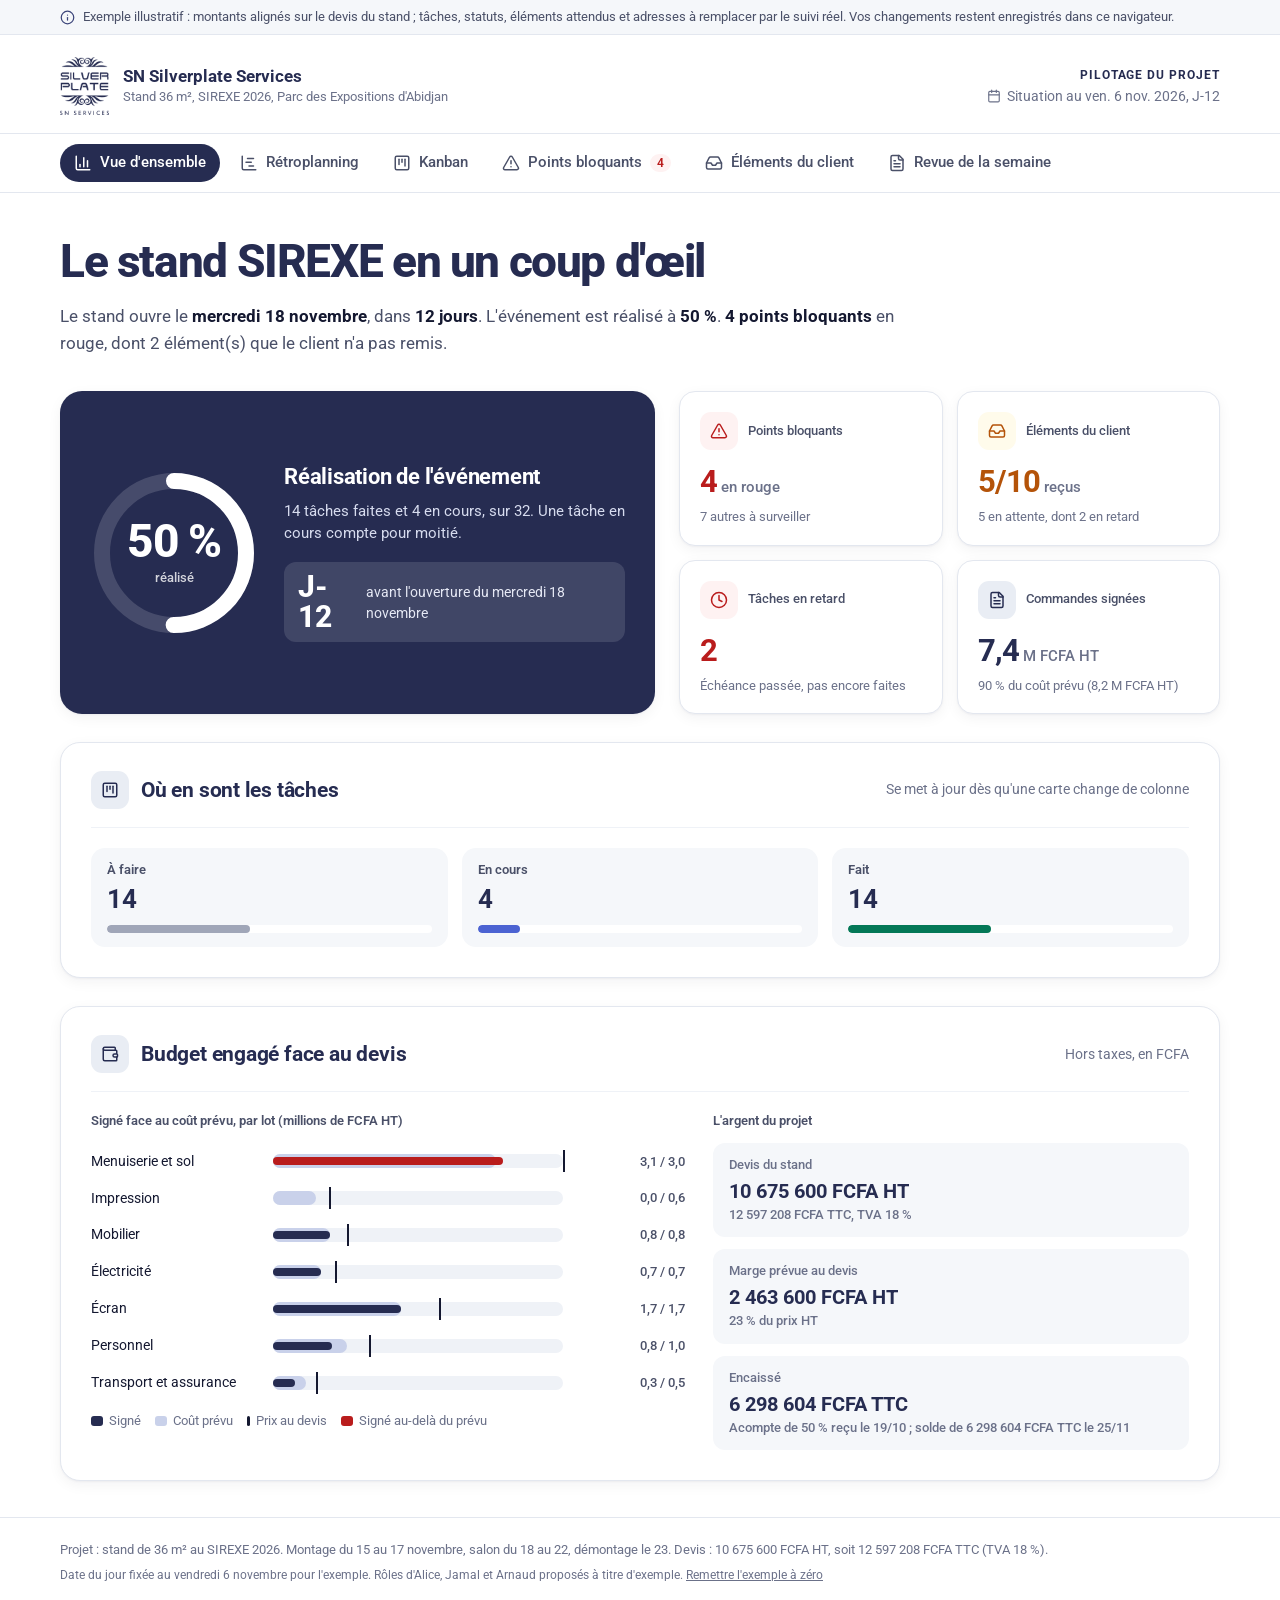
<file: index.html>
<!doctype html>
<html lang="fr">
<head>
<meta charset="utf-8">
<meta name="viewport" content="width=device-width,initial-scale=1,viewport-fit=cover">
<meta name="robots" content="noindex,nofollow">
<title>Stand SIREXE 2026, pilotage du projet, SN Silverplate Services</title>
<link rel="icon" href="assets/logo.png">
<link rel="stylesheet" href="assets/style.css?v=20261119a">
<link rel="stylesheet" href="pilotage/app.css?v=20261119a">
</head>
<body data-page="app">
<div class="note"><div class="wrap"><i class="ic" data-ic="info"></i><span>Exemple illustratif : montants alignés sur le devis du stand ; tâches, statuts, éléments attendus et adresses à remplacer par le suivi réel. Vos changements restent enregistrés dans ce navigateur.</span></div></div>
<header><div class="wrap mh">
  <div class="brand"><img class="logo" src="assets/logo.png" alt="SN Silverplate Services"><div><p class="bn">SN Silverplate Services</p><p class="bs">Stand 36 m², SIREXE 2026, Parc des Expositions d'Abidjan</p></div></div>
  <div class="mh-right"><p class="eyebrow">Pilotage du projet</p><p class="arrete"><i class="ic" data-ic="calendar"></i><span id="arrete"></span></p></div>
</div></header>
<nav class="navbar"><div class="wrap tabs" id="tabs">
  <a class="tb" data-v="apercu"><i class="ic" data-ic="chart-column"></i>Vue d'ensemble</a>
  <a class="tb" data-v="frise"><i class="ic" data-ic="gantt"></i>Rétroplanning</a>
  <a class="tb" data-v="kanban"><i class="ic" data-ic="square-kanban"></i>Kanban</a>
  <a class="tb" data-v="bloquants"><i class="ic" data-ic="triangle-alert"></i>Points bloquants <span class="pill retard" id="nb-bl" style="padding:3px 7px"></span></a>
  <a class="tb" data-v="client"><i class="ic" data-ic="inbox"></i>Éléments du client</a>
  <a href="revue.html"><i class="ic" data-ic="file-text"></i>Revue de la semaine</a>
</div></nav>
<main class="wrap">

<!-- vue d'ensemble -->
<section class="view" id="v-apercu">
  <section class="intro"><h1>Le stand SIREXE en un coup d'œil</h1><p class="sub1" id="phrase"></p></section>
  <div class="hero">
    <div class="big">
      <div class="ring"><svg viewBox="0 0 168 168"><circle cx="84" cy="84" r="72" fill="none" stroke="rgba(255,255,255,.15)" stroke-width="16"/><circle id="ring" cx="84" cy="84" r="72" fill="none" stroke="#fff" stroke-width="16" stroke-linecap="round" stroke-dasharray="452.4" stroke-dashoffset="452.4" style="transition:stroke-dashoffset .6s"/></svg><div class="n"><b id="pct">0 %</b><span>réalisé</span></div></div>
      <div><h2>Réalisation de l'événement</h2><p id="pct-txt"></p><p class="jm"><b id="jm"></b><span>avant l'ouverture du mercredi 18 novembre</span></p></div>
    </div>
    <div class="mini" id="mini"></div>
  </div>
  <section class="block">
    <div class="bh"><span class="bx"><i class="ic" data-ic="square-kanban"></i></span><h2>Où en sont les tâches</h2><p class="hint">Se met à jour dès qu'une carte change de colonne</p></div>
    <div class="cols3" id="cols3"></div>
  </section>
  <section class="block">
    <div class="bh"><span class="bx"><i class="ic" data-ic="wallet"></i></span><h2>Budget engagé face au devis</h2><p class="hint">Hors taxes, en FCFA</p></div>
    <div class="grid2">
      <div><p class="cap">Signé face au coût prévu, par lot (millions de FCFA HT)</p><div class="budget lotsb" id="budget"></div></div>
      <div><p class="cap">L'argent du projet</p><div class="money" id="money" style="grid-template-columns:minmax(0,1fr);margin-top:0"></div></div>
    </div>
  </section>
</section>

<!-- frise -->
<section class="view" id="v-frise">
  <section class="intro"><h1>Rétroplanning</h1><p class="sub1">De J-60 au bilan du 25 novembre. Chaque point est une tâche, chaque losange un jalon. <b>Rouge</b> : échéance passée, pas encore faite.</p></section>
  <section class="block" style="margin-top:0">
    <div class="gantt-wrap"><div class="gantt" id="gantt"></div></div>
    <div class="g-leg"><span><i style="background:#7FB8A4"></i>Fait</span><span><i style="background:#4C63D2"></i>En cours</span><span><i style="background:#B7BFD6"></i>À faire</span><span><i style="background:#B91C1C"></i>En retard</span></div>
    <div class="jal" id="jal"></div>
  </section>
</section>

<!-- kanban -->
<section class="view" id="v-kanban">
  <section class="intro"><h1>Kanban</h1><p class="sub1">Faites glisser une carte par sa poignée, ou utilisez les flèches. Le pourcentage de réalisation se recalcule aussitôt : <b id="kb-pct"></b>.</p></section>
  <div class="toolbar">
    <span class="selp" id="kb-who"></span><span class="sp"></span>
    <button class="btn" data-reset><i class="ic" data-ic="rotate-ccw"></i>Remettre l'exemple à zéro</button>
    <button class="btn" id="kb-add"><i class="ic" data-ic="plus"></i>Ajouter une tâche</button>
  </div>
  <form class="addf" id="addf">
    <input class="in t" id="af-t" placeholder="Nouvelle tâche, par exemple : Récupérer les badges" required>
    <select class="in" id="af-q"><option value="J">Jamal</option><option value="A">Alice</option><option value="R">Arnaud</option></select>
    <input class="in" id="af-d" type="date" value="2026-11-12">
    <button class="btn pri" type="submit"><i class="ic" data-ic="check"></i>Ajouter</button>
  </form>
  <div class="kb" id="kb"></div>
</section>

<!-- bloquants -->
<section class="view" id="v-bloquants">
  <section class="intro"><h1>Points bloquants</h1><p class="sub1">Ce qui empêche d'avancer, alertes rouges en tête. Un élément du client non reçu se relance d'un clic.</p></section>
  <div class="bl-sum" id="bl-sum"></div>
  <div id="bl"></div>
</section>

<!-- éléments client -->
<section class="view" id="v-client">
  <section class="intro"><h1>Éléments attendus du client</h1><p class="sub1">Tout ce que l'exposant doit nous remettre. Cochez « Reçu » à réception ; sinon « Relancer » ouvre un e-mail prêt dans votre messagerie. <b>Rien ne part sans que vous cliquiez sur Envoyer.</b></p></section>
  <div class="cl-top">
    <div><label for="cl-def">Adresse e-mail du contact chez l'exposant</label>
      <div class="row"><input class="in" id="cl-def" type="email" placeholder="prenom.nom@exposant.ci" autocomplete="email"><button class="btn" id="cl-apply"><i class="ic" data-ic="mail"></i>Mettre pour tous les éléments sans adresse</button></div></div>
    <div class="stat"><b id="cl-stat"></b><span>éléments reçus</span></div>
  </div>
  <section class="block" style="margin-top:0;padding-top:12px;padding-bottom:12px"><div id="cl"></div></section>
</section>

</main>
<footer class="foot"><div class="wrap">
  <p>Projet : stand de 36 m² au SIREXE 2026. Montage du 15 au 17 novembre, salon du 18 au 22, démontage le 23. Devis : 10 675 600 FCFA HT, soit 12 597 208 FCFA TTC (TVA 18 %).</p>
  <p class="small">Date du jour fixée au vendredi 6 novembre pour l'exemple. Rôles d'Alice, Jamal et Arnaud proposés à titre d'exemple. <a href="#" id="reset" style="color:inherit">Remettre l'exemple à zéro</a></p>
</div></footer>
<div class="toast" id="toast"></div>
<script src="pilotage/data.js?v=20261119a"></script>
<script src="pilotage/app.js?v=20261119a"></script>
</body>
</html>
</file>
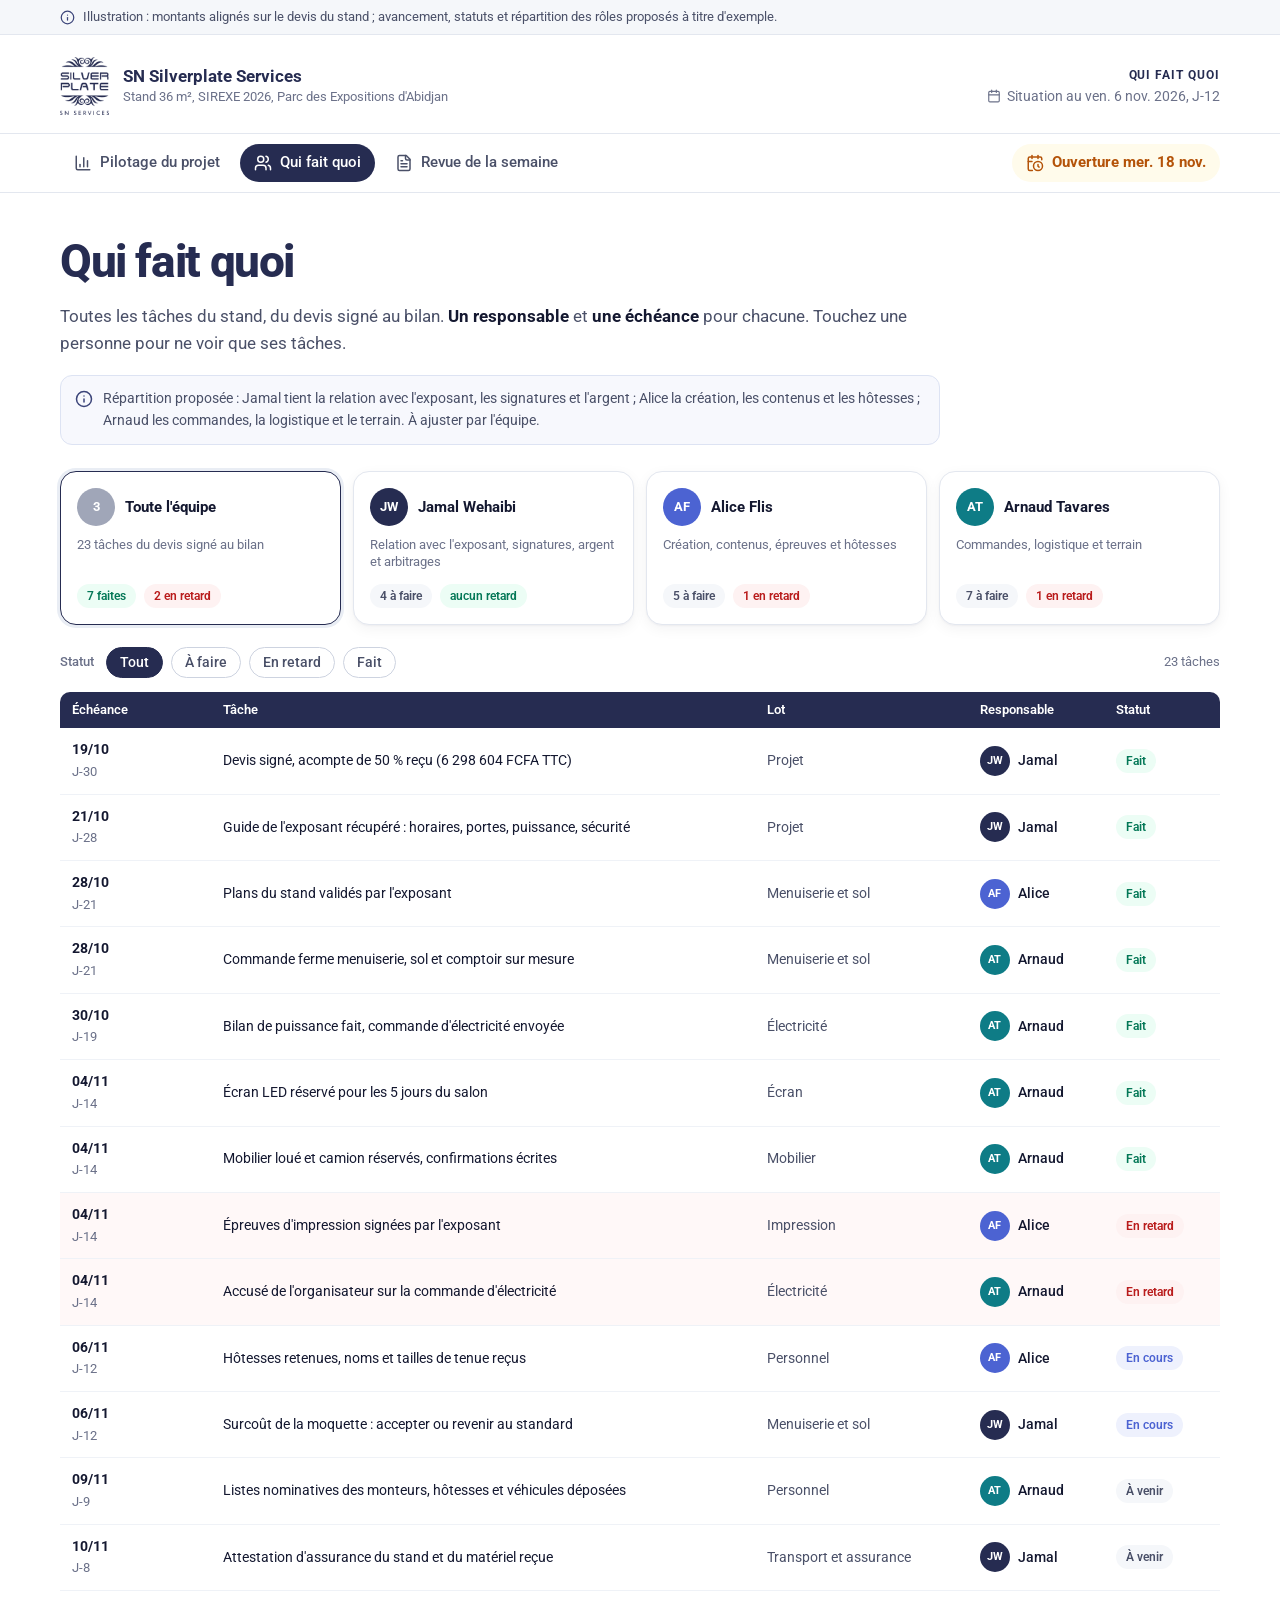
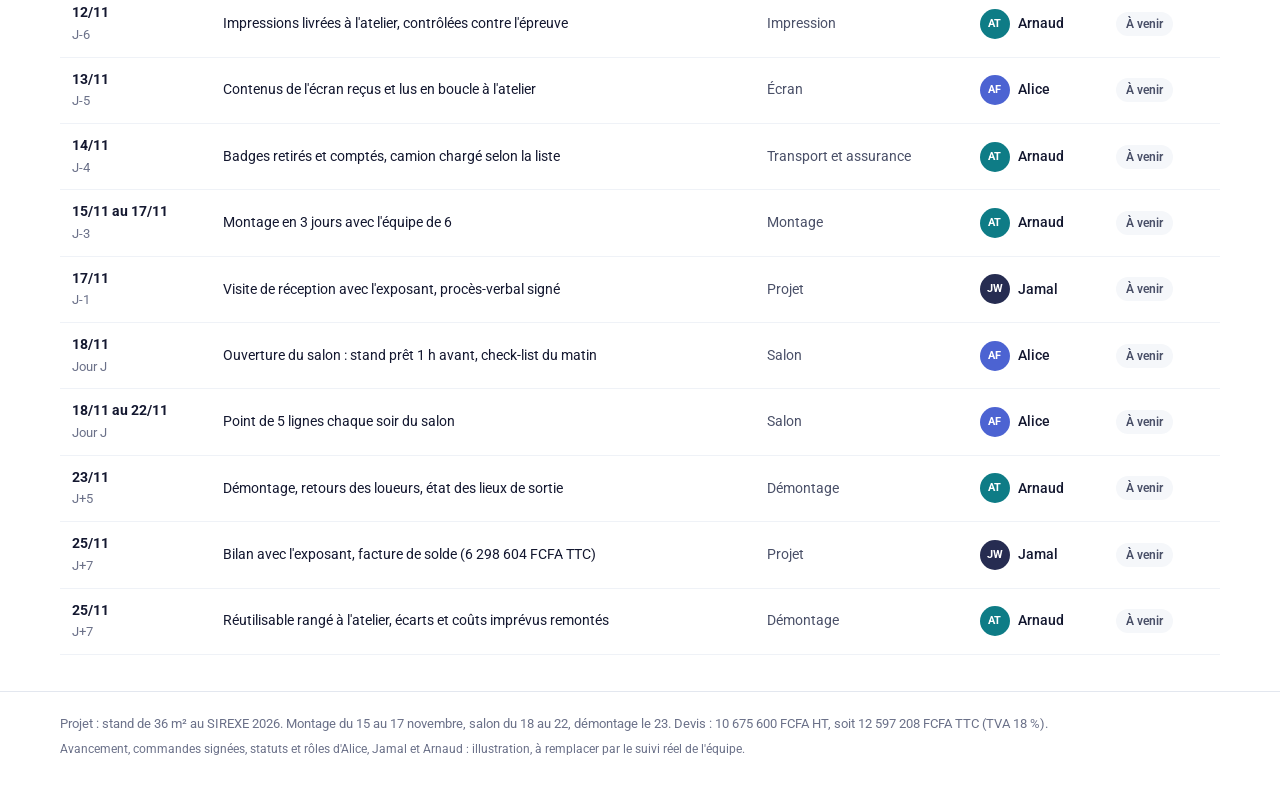
<file: qui-fait-quoi.html>
<!doctype html>
<html lang="fr">
<head>
<meta charset="utf-8">
<meta name="viewport" content="width=device-width,initial-scale=1,viewport-fit=cover">
<meta name="robots" content="noindex,nofollow">
<title>Stand SIREXE 2026, qui fait quoi, SN Silverplate Services</title>
<link rel="icon" href="assets/logo.png">
<link rel="stylesheet" href="assets/style.css?v=20261119a">
</head>
<body data-page="tracker">
<div class="note"><div class="wrap"><i class="ic" data-ic="info"></i><span>Illustration : montants alignés sur le devis du stand ; avancement, statuts et répartition des rôles proposés à titre d'exemple.</span></div></div>
<header><div class="wrap mh">
  <div class="brand"><img class="logo" src="assets/logo.png" alt="SN Silverplate Services"><div><p class="bn">SN Silverplate Services</p><p class="bs">Stand 36 m², SIREXE 2026, Parc des Expositions d'Abidjan</p></div></div>
  <div class="mh-right"><p class="eyebrow">Qui fait quoi</p><p class="arrete"><i class="ic" data-ic="calendar"></i><span id="arrete"></span></p></div>
</div></header>
<nav class="navbar"><div class="wrap tabs"><a href="index.html"><i class="ic" data-ic="chart-column"></i>Pilotage du projet</a><a href="qui-fait-quoi.html" class="on"><i class="ic" data-ic="users"></i>Qui fait quoi</a><a href="revue.html"><i class="ic" data-ic="file-text"></i>Revue de la semaine</a><a class="jj" href="index.html#frise"><i class="ic" data-ic="calendar-clock"></i>Ouverture mer. 18 nov.</a></div></nav>
<main class="wrap">
  <section class="intro">
    <h1>Qui fait quoi</h1>
    <p class="sub1">Toutes les tâches du stand, du devis signé au bilan. <b>Un responsable</b> et <b>une échéance</b> pour chacune. Touchez une personne pour ne voir que ses tâches.</p>
    <p class="how"><i class="ic" data-ic="info"></i><span>Répartition proposée : Jamal tient la relation avec l'exposant, les signatures et l'argent ; Alice la création, les contenus et les hôtesses ; Arnaud les commandes, la logistique et le terrain. À ajuster par l'équipe.</span></p>
  </section>
  <section class="people" id="people"></section>
  <div class="filt"><label>Statut</label>
    <button class="chipb" data-s="all">Tout</button><button class="chipb" data-s="open">À faire</button><button class="chipb" data-s="retard">En retard</button><button class="chipb" data-s="fait">Fait</button>
    <span class="count" id="count"></span></div>
  <div class="tbl-wrap tasks"><table class="tbl" id="t-tasks"></table></div>
  <div class="mcards" id="mcards"></div>
</main>
<footer class="foot"><div class="wrap">
  <p>Projet : stand de 36 m² au SIREXE 2026. Montage du 15 au 17 novembre, salon du 18 au 22, démontage le 23. Devis : 10 675 600 FCFA HT, soit 12 597 208 FCFA TTC (TVA 18 %).</p>
  <p class="small">Avancement, commandes signées, statuts et rôles d'Alice, Jamal et Arnaud : illustration, à remplacer par le suivi réel de l'équipe.</p>
</div></footer>
<script src="assets/data.js?v=20261119a"></script>
<script src="assets/app.js?v=20261119a"></script>
</body>
</html>
</file>
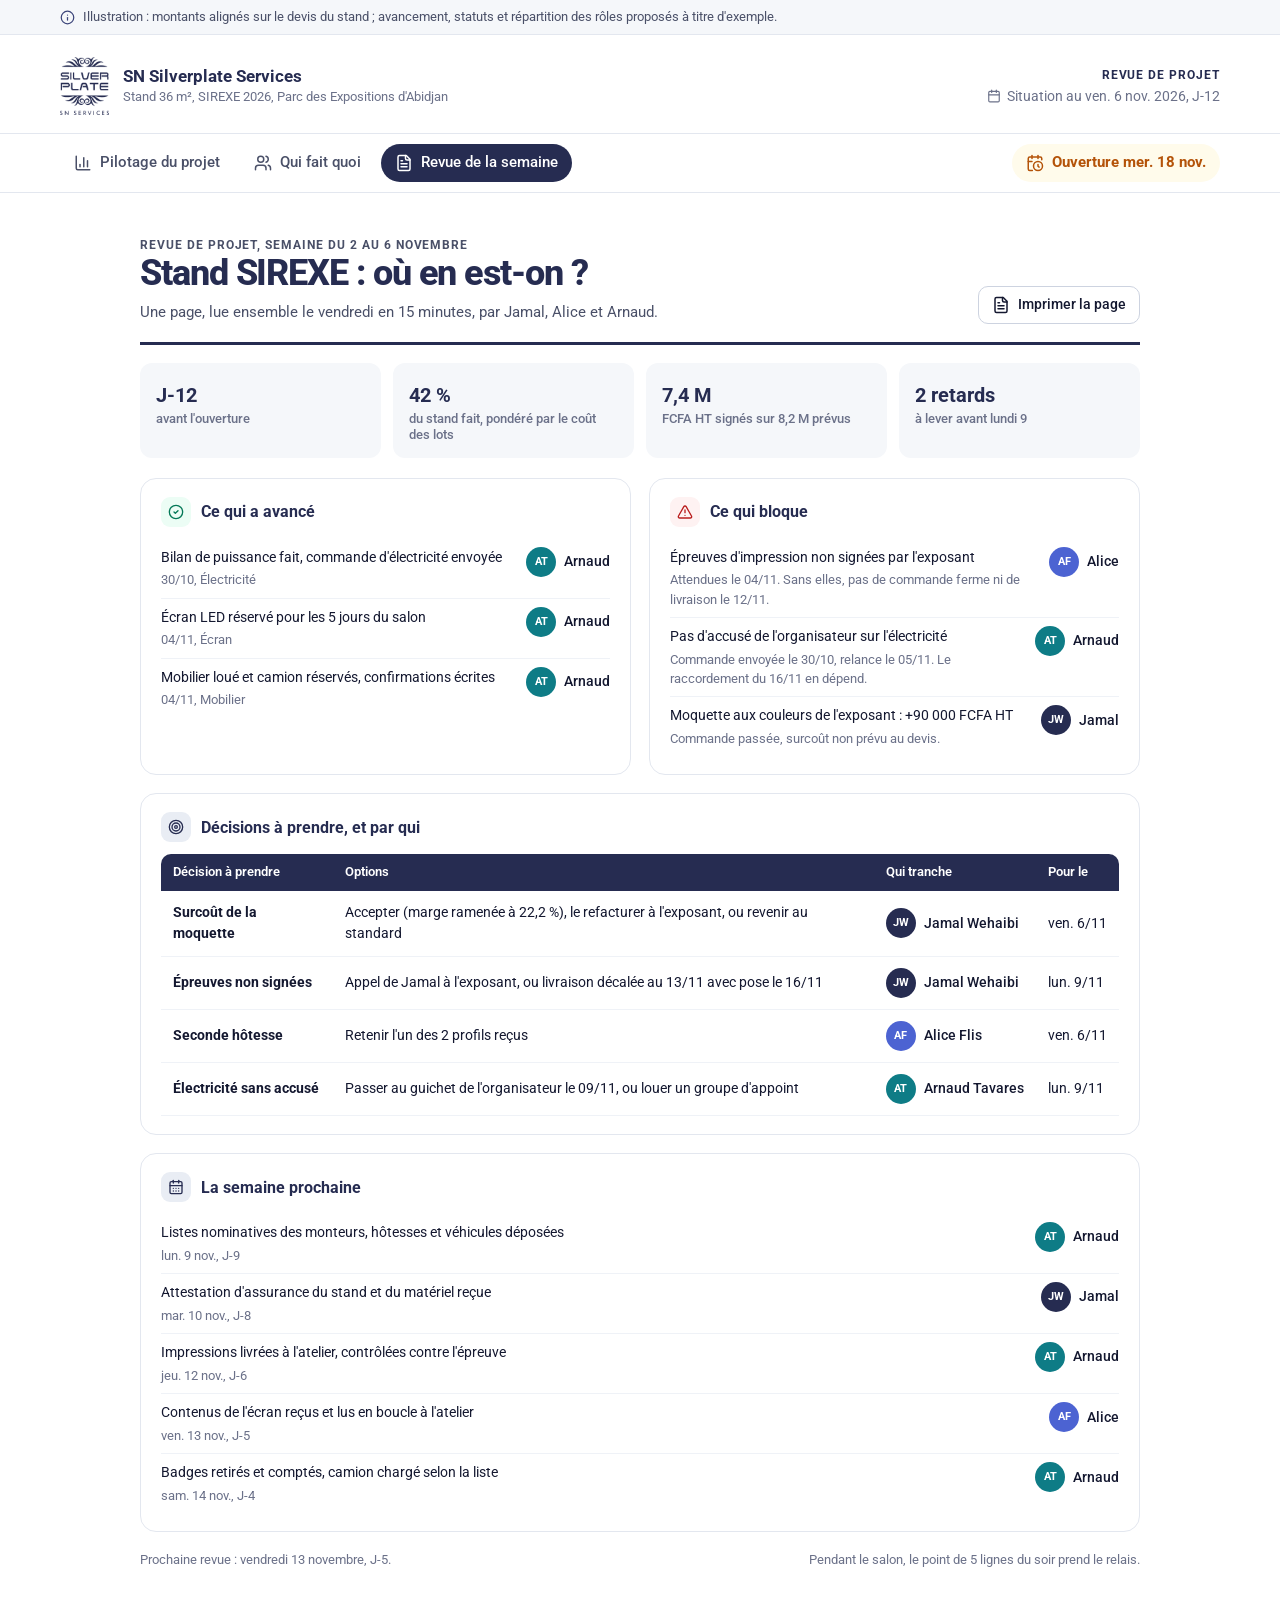
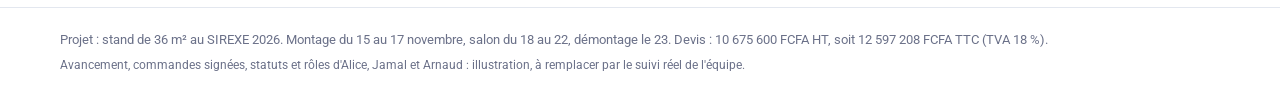
<file: revue.html>
<!doctype html>
<html lang="fr">
<head>
<meta charset="utf-8">
<meta name="viewport" content="width=device-width,initial-scale=1,viewport-fit=cover">
<meta name="robots" content="noindex,nofollow">
<title>Stand SIREXE 2026, revue de la semaine, SN Silverplate Services</title>
<link rel="icon" href="assets/logo.png">
<link rel="stylesheet" href="assets/style.css?v=20261119a">
</head>
<body data-page="revue">
<div class="note"><div class="wrap"><i class="ic" data-ic="info"></i><span>Illustration : montants alignés sur le devis du stand ; avancement, statuts et répartition des rôles proposés à titre d'exemple.</span></div></div>
<header><div class="wrap mh">
  <div class="brand"><img class="logo" src="assets/logo.png" alt="SN Silverplate Services"><div><p class="bn">SN Silverplate Services</p><p class="bs">Stand 36 m², SIREXE 2026, Parc des Expositions d'Abidjan</p></div></div>
  <div class="mh-right"><p class="eyebrow">Revue de projet</p><p class="arrete"><i class="ic" data-ic="calendar"></i><span id="arrete"></span></p></div>
</div></header>
<nav class="navbar"><div class="wrap tabs"><a href="index.html"><i class="ic" data-ic="chart-column"></i>Pilotage du projet</a><a href="qui-fait-quoi.html"><i class="ic" data-ic="users"></i>Qui fait quoi</a><a href="revue.html" class="on"><i class="ic" data-ic="file-text"></i>Revue de la semaine</a><a class="jj" href="index.html#frise"><i class="ic" data-ic="calendar-clock"></i>Ouverture mer. 18 nov.</a></div></nav>
<main class="wrap">
  <div class="sheet">
  <section class="rv-head">
    <div><p class="eyebrow">Revue de projet, semaine du 2 au 6 novembre</p><h1>Stand SIREXE : où en est-on ?</h1><p>Une page, lue ensemble le vendredi en 15 minutes, par Jamal, Alice et Arnaud.</p></div>
    <button class="print" id="print"><i class="ic" data-ic="file-text"></i>Imprimer la page</button>
  </section>
  <section class="rv3" id="rv-kpi"></section>
  <section class="rvgrid">
    <div class="card green"><h3><span class="bx"><i class="ic" data-ic="circle-check"></i></span>Ce qui a avancé</h3><ul id="rv-avance"></ul></div>
    <div class="card red"><h3><span class="bx"><i class="ic" data-ic="triangle-alert"></i></span>Ce qui bloque</h3><ul id="rv-bloque"></ul></div>
  </section>
  <section class="card" style="margin-top:18px"><h3><span class="bx"><i class="ic" data-ic="target"></i></span>Décisions à prendre, et par qui</h3><div class="tbl-wrap"><table class="tbl dec" id="rv-dec"></table></div></section>
  <section class="card" style="margin-top:18px"><h3><span class="bx"><i class="ic" data-ic="calendar-days"></i></span>La semaine prochaine</h3><ul id="rv-next"></ul></section>
  <p class="sign"><span>Prochaine revue : vendredi 13 novembre, J-5.</span><span>Pendant le salon, le point de 5 lignes du soir prend le relais.</span></p>
  </div>
</main>
<footer class="foot"><div class="wrap">
  <p>Projet : stand de 36 m² au SIREXE 2026. Montage du 15 au 17 novembre, salon du 18 au 22, démontage le 23. Devis : 10 675 600 FCFA HT, soit 12 597 208 FCFA TTC (TVA 18 %).</p>
  <p class="small">Avancement, commandes signées, statuts et rôles d'Alice, Jamal et Arnaud : illustration, à remplacer par le suivi réel de l'équipe.</p>
</div></footer>
<script src="assets/data.js?v=20261119a"></script>
<script src="assets/app.js?v=20261119a"></script>
</body>
</html>
</file>
<file: assets/style.css>
@font-face{font-family:"Roboto";src:url("Roboto.ttf") format("truetype");font-weight:100 900;font-display:swap}
:root{--bg:#FFFFFF;--soft:#F5F7FA;--tint:#E9EDF4;--ink:#141830;--ink2:#4A5068;--mute:#6B7189;--faint:#A0A6B8;--line:#E3E7EF;--line2:#EFF2F7;
--navy:#262C51;--navy2:#3B4479;--acc:#4C63D2;--teal:#0E7C86;--up:#047857;--upt:#ECFDF5;--down:#B91C1C;--downt:#FEF2F2;--warn:#B45309;--warnt:#FFFBEB;
--r:16px;--sh:0 1px 2px rgba(20,24,48,.04),0 4px 14px rgba(20,24,48,.05);--sans:"Roboto",system-ui,-apple-system,"Segoe UI",sans-serif}
*{box-sizing:border-box;margin:0;padding:0}
html{-webkit-text-size-adjust:100%;scroll-behavior:smooth;scroll-padding-top:120px}
body{background:var(--bg);color:var(--ink);font:400 15px/1.55 var(--sans);font-variant-numeric:tabular-nums;-webkit-font-smoothing:antialiased}
.wrap{max-width:1240px;margin:0 auto;padding:0 40px}
.ic{display:inline-block;flex:none;width:18px;height:18px;background:currentColor;-webkit-mask-position:center;mask-position:center;-webkit-mask-size:contain;mask-size:contain;-webkit-mask-repeat:no-repeat;mask-repeat:no-repeat;vertical-align:-3px}
.note{background:var(--soft);border-bottom:1px solid var(--line)}
.note .wrap{display:flex;align-items:center;gap:8px;font:400 12.5px/1.45 var(--sans);color:var(--ink2);padding-top:8px;padding-bottom:8px}
.note .ic{width:15px;height:15px;color:var(--navy2)}
.mh{display:flex;align-items:center;justify-content:space-between;padding-top:22px;padding-bottom:18px;gap:20px}
.brand{display:flex;align-items:center;gap:14px}
.logo{height:58px;width:auto;display:block}
.bn{font:700 17px/1.2 var(--sans);color:var(--navy)}
.bs{font:400 13px/1.3 var(--sans);color:var(--mute);margin-top:3px}
.mh-right{text-align:right}
.eyebrow{font:700 12px/1.4 var(--sans);letter-spacing:.08em;text-transform:uppercase;color:var(--navy)}
.arrete{font:400 13.5px/1.4 var(--sans);color:var(--mute);margin-top:3px;display:flex;align-items:center;gap:6px;justify-content:flex-end}
.arrete .ic{width:14px;height:14px}
.navbar{position:sticky;top:0;z-index:10;background:rgba(255,255,255,.94);backdrop-filter:blur(10px);-webkit-backdrop-filter:blur(10px);border-top:1px solid var(--line);border-bottom:1px solid var(--line)}
.tabs{display:flex;gap:6px;padding-top:10px;padding-bottom:10px;overflow-x:auto;scrollbar-width:none}
.tabs::-webkit-scrollbar{display:none}
.tabs a{display:inline-flex;align-items:center;gap:8px;white-space:nowrap;text-decoration:none;color:var(--ink2);font:500 14.5px/1 var(--sans);padding:10px 14px;border-radius:999px}
.tabs a:hover{background:var(--soft)}
.tabs a.on{background:var(--navy);color:#fff}
.tabs .jj{margin-left:auto;background:var(--warnt);color:var(--warn);font-weight:700}
main{padding-bottom:40px}
.intro{padding:44px 0 26px}
h1{font:800 clamp(30px,3.6vw,46px)/1.08 var(--sans);letter-spacing:-.03em;color:var(--navy)}
.sub1{font:400 17px/1.6 var(--sans);color:var(--ink2);margin-top:16px;max-width:880px}
.sub1 b{color:var(--ink);font-weight:700}
.how{display:flex;gap:10px;align-items:flex-start;background:#F7F8FD;border:1px solid #DDE3F3;border-radius:12px;padding:12px 14px;font-size:14px;color:var(--ink2);margin-top:18px;max-width:880px}
.how .ic{color:var(--navy2);margin-top:2px}
.kpis{display:grid;grid-template-columns:repeat(4,minmax(0,1fr));gap:16px}
.kpi{background:#fff;border:1px solid var(--line);border-radius:var(--r);box-shadow:var(--sh);padding:20px 20px 18px;min-width:0}
.kpi .h{display:flex;align-items:center;gap:10px}
.bx{width:38px;height:38px;border-radius:11px;background:var(--tint);color:var(--navy);display:flex;align-items:center;justify-content:center;flex:none}
.kpi .l{font:500 13px/1.3 var(--sans);color:var(--ink2)}
.kpi .v{font:700 clamp(26px,2.4vw,34px)/1.05 var(--sans);margin-top:16px;letter-spacing:-.025em;white-space:nowrap;color:var(--navy)}
.kpi .v small{font-size:.5em;font-weight:500;margin-left:4px;letter-spacing:0;color:var(--mute)}
.kpi .d{font:400 12.5px/1.45 var(--sans);color:var(--mute);margin-top:10px}
.bar{height:8px;border-radius:99px;background:var(--line2);overflow:hidden;margin-top:12px}
.bar i{display:block;height:100%;background:var(--navy);border-radius:99px}
.alerts{display:grid;grid-template-columns:repeat(4,minmax(0,1fr));gap:12px;margin-top:18px}
.al{display:grid;grid-template-columns:34px minmax(0,1fr);gap:0 12px;align-items:start;padding:14px 16px;border-radius:14px;border:1px solid #FECACA;background:var(--downt)}
.al .bx{width:34px;height:34px;border-radius:10px;background:#fff;color:var(--down)}
.al.warn{border-color:#FDE68A;background:var(--warnt)}.al.warn .bx{color:var(--warn)}
.al.ok{border-color:#A7F3D0;background:var(--upt)}.al.ok .bx{color:var(--up)}
.al p{font:400 14px/1.5 var(--sans)}.al p b{font-weight:700}
.al p span{display:block;color:var(--ink2);font-size:13px;margin-top:3px}
.block{background:#fff;border:1px solid var(--line);border-radius:20px;box-shadow:var(--sh);padding:28px 30px 30px;margin-top:28px}
.bh{display:flex;align-items:center;gap:12px;flex-wrap:wrap;padding-bottom:18px;margin-bottom:20px;border-bottom:1px solid var(--line2)}
h2{font:700 21px/1.25 var(--sans);color:var(--navy);letter-spacing:-.01em}
.hint{font:400 13.5px/1.4 var(--sans);color:var(--mute);margin-left:auto}
.lots{display:grid;grid-template-columns:minmax(0,1fr);gap:0}
.lot{display:grid;grid-template-columns:200px minmax(0,1fr) 150px 120px;gap:18px;align-items:center;padding:14px 0;border-bottom:1px solid var(--line2)}
.lot:last-child{border-bottom:0}
.lot .n{font:700 15px/1.3 var(--sans);color:var(--ink)}
.lot .n span{display:block;font:400 12.5px/1.4 var(--sans);color:var(--mute);margin-top:2px}
.lot .e{font-size:13.5px;color:var(--ink2)}
.lot .e b{color:var(--ink);font-weight:500}
.prog{display:flex;align-items:center;gap:10px}
.prog .bar{flex:1;margin-top:0}
.prog em{font:700 14px/1 var(--sans);font-style:normal;color:var(--navy);min-width:38px;text-align:right}
.pill{display:inline-flex;align-items:center;gap:6px;font:600 12px/1 var(--sans);padding:6px 10px;border-radius:999px;white-space:nowrap}
.pill.ok{background:var(--upt);color:var(--up)}.pill.vigilance{background:var(--warnt);color:var(--warn)}.pill.retard,.pill.surcout{background:var(--downt);color:var(--down)}
.pill.fait{background:var(--upt);color:var(--up)}.pill.cours{background:#EEF1FD;color:var(--acc)}.pill.avenir{background:var(--soft);color:var(--ink2)}
.who{display:inline-flex;align-items:center;gap:8px;font:500 13.5px/1 var(--sans);color:var(--ink)}
.av{width:30px;height:30px;border-radius:50%;color:#fff;font:700 11px/30px var(--sans);text-align:center;flex:none}
.grid2{display:grid;grid-template-columns:minmax(0,1.25fr) minmax(0,1fr);gap:28px}
.cap{font:600 13px/1.4 var(--sans);color:var(--ink2);margin-bottom:12px}
.budget .row{display:grid;grid-template-columns:150px minmax(0,1fr) 92px;gap:12px;align-items:center;padding:8px 0}
.budget .row .t{font-size:13.5px;color:var(--ink)}
.budget .track{position:relative;height:14px;border-radius:7px;background:var(--line2)}
.budget .track .b{position:absolute;left:0;top:0;bottom:0;border-radius:7px;background:#C9D1EA}
.budget .track .g{position:absolute;left:0;top:3px;bottom:3px;border-radius:5px;background:var(--navy)}
.budget .track .g.over{background:var(--down)}
.budget .track .tk{position:absolute;top:-4px;bottom:-4px;width:2px;background:var(--ink)}
.budget .row .m{font:500 13px/1 var(--sans);text-align:right;color:var(--ink2)}
.legend{display:flex;flex-wrap:wrap;gap:14px;font-size:12.5px;color:var(--mute);margin-top:10px}
.legend i{display:inline-block;width:12px;height:10px;border-radius:3px;margin-right:6px;vertical-align:-1px}
.tbl-wrap{overflow-x:auto}
.tbl{width:100%;border-collapse:collapse;font-size:14px}
.tbl th{background:var(--navy);color:#fff;font:600 12.5px/1.3 var(--sans);text-align:left;padding:10px 12px;white-space:nowrap}
.tbl th:first-child{border-radius:10px 0 0 0}.tbl th:last-child{border-radius:0 10px 0 0}
.tbl td{padding:11px 12px;border-bottom:1px solid var(--line2);vertical-align:middle}
.tbl td.n{text-align:right;white-space:nowrap}
.tbl tr.tot td{font-weight:700;background:var(--soft)}
.money{display:grid;grid-template-columns:repeat(3,minmax(0,1fr));gap:12px;margin-top:16px}
.mi{background:var(--soft);border-radius:12px;padding:14px 16px}
.mi .l{font:500 12.5px/1.3 var(--sans);color:var(--mute)}
.mi .v{font:700 20px/1.2 var(--sans);color:var(--navy);margin-top:6px}
.timeline{position:relative;margin-top:6px}
.tl-scale{display:grid;padding-bottom:14px;margin-bottom:6px;border-bottom:1px solid var(--line2);grid-template-columns:repeat(var(--days),minmax(0,1fr));font:500 11px/1 var(--sans);color:var(--faint);margin-bottom:8px}
.tl-scale .dy{display:flex;flex-direction:column;align-items:center;gap:6px}.tl-scale span{text-align:center;display:block;width:100%}.tl-scale b{display:flex;flex-direction:column;gap:3px;min-height:18px}.tl-scale b i{display:block;width:8px;height:8px;border-radius:50%;background:var(--navy2)}.tl-scale b i.r{background:var(--down)}
.tl-scale span.wk{color:var(--ink2);font-weight:700}
.tl-scale span.today{color:#fff;background:var(--navy);border-radius:4px;padding:3px 0}
.tl-scale span.jj{color:#fff;background:var(--warn);border-radius:4px;padding:3px 0}
.ech{display:grid;grid-template-columns:110px minmax(0,1fr) 140px 120px;gap:14px;align-items:center;padding:11px 0;border-bottom:1px solid var(--line2)}
.ech .dt{font:700 14px/1.2 var(--sans);color:var(--navy)}
.ech .dt span{display:block;font:500 12px/1.3 var(--sans);color:var(--mute);margin-top:2px}
.ech .tx{font-size:14px}
.ech .tx span{display:block;color:var(--mute);font-size:12.5px;margin-top:2px}
.foot{border-top:1px solid var(--line);margin-top:36px;padding:22px 0 30px;color:var(--mute);font-size:13px}
.foot .small{font-size:12px;margin-top:6px}
/* tracker */
.people{display:grid;grid-template-columns:repeat(4,minmax(0,1fr));gap:12px}
.pc{appearance:none;-webkit-appearance:none;text-align:left;cursor:pointer;background:#fff;border:1.5px solid var(--line);border-radius:16px;padding:16px;font:inherit;color:inherit;box-shadow:var(--sh);transition:border-color .15s,transform .15s}
.pc:hover{transform:translateY(-1px)}
.pc.on{border-color:var(--navy);box-shadow:0 0 0 3px var(--tint)}
.pc .top{display:flex;align-items:center;gap:10px}
.pc .av{width:38px;height:38px;font-size:13px;line-height:38px}
.pc .nm{font:700 15px/1.2 var(--sans);color:var(--ink)}
.pc .rl{font:400 12.5px/1.4 var(--sans);color:var(--mute);margin-top:10px;min-height:36px}
.pc .ct{display:flex;gap:8px;flex-wrap:wrap;margin-top:12px}
.filt{display:flex;flex-wrap:wrap;gap:8px;align-items:center;margin:22px 0 14px}
.filt label{font:500 12.5px/1 var(--sans);color:var(--mute);margin-right:4px}
.chipb{appearance:none;-webkit-appearance:none;cursor:pointer;border:1px solid #CDD3E0;background:#fff;border-radius:999px;padding:8px 13px;font:500 13.5px/1 var(--sans);color:var(--ink2)}
.chipb.on{background:var(--navy);border-color:var(--navy);color:#fff}
.count{margin-left:auto;font-size:13px;color:var(--mute)}
.tasks .tr td:first-child{white-space:nowrap}
.tasks tr.retard td{background:#FFF8F8}
.mcards{display:none}
.mc{border:1px solid var(--line);border-radius:14px;padding:14px;margin-bottom:10px;background:#fff}
.mc.retard{border-color:#FECACA;background:#FFF8F8}
.mc .t1{font:600 14.5px/1.4 var(--sans)}
.mc .t2{display:flex;flex-wrap:wrap;gap:8px 12px;align-items:center;margin-top:10px;font-size:13px;color:var(--mute)}
/* revue */
.sheet{max-width:1000px;margin:0 auto}
.rv-head{display:flex;justify-content:space-between;gap:20px;align-items:flex-end;padding:36px 0 18px;border-bottom:3px solid var(--navy)}
.rv-head h1{font-size:clamp(26px,3vw,36px)}
.rv-head p{color:var(--ink2);margin-top:8px}
.meteo{display:flex;gap:10px;flex-wrap:wrap}
.rv3{display:grid;grid-template-columns:repeat(4,minmax(0,1fr));gap:12px;margin-top:18px}
.rvgrid{display:grid;grid-template-columns:minmax(0,1fr) minmax(0,1fr);gap:18px;margin-top:20px}
.card{border:1px solid var(--line);border-radius:16px;padding:18px 20px;background:#fff}
.card h3{display:flex;align-items:center;gap:10px;font:700 16px/1.2 var(--sans);color:var(--navy);margin-bottom:12px}
.card h3 .bx{width:30px;height:30px;border-radius:9px}
.card h3 .bx .ic{width:16px;height:16px}
.card.red h3 .bx{background:var(--downt);color:var(--down)}
.card.green h3 .bx{background:var(--upt);color:var(--up)}
.card ul{list-style:none}
.card li{display:grid;grid-template-columns:minmax(0,1fr) auto;gap:12px;align-items:start;padding:8px 0;border-top:1px solid var(--line2);font-size:14px}
.card li:first-child{border-top:0}
.card li span.s{display:block;color:var(--mute);font-size:12.5px;margin-top:2px}
.dec td{font-size:14px}
.dec td.q{white-space:nowrap}
.sign{display:flex;justify-content:space-between;flex-wrap:wrap;gap:10px;color:var(--mute);font-size:13px;margin-top:18px}
.print{appearance:none;-webkit-appearance:none;cursor:pointer;display:inline-flex;align-items:center;gap:8px;border:1px solid #CDD3E0;background:#fff;border-radius:10px;padding:9px 13px;font:500 13.5px/1 var(--sans);color:var(--ink)}
@media (max-width:1100px){.kpis{grid-template-columns:repeat(2,minmax(0,1fr))}.alerts{grid-template-columns:repeat(2,minmax(0,1fr))}.grid2{grid-template-columns:minmax(0,1fr)}.lot{grid-template-columns:170px minmax(0,1fr) 130px}.lot .st{grid-column:1/-1}.people{grid-template-columns:repeat(2,minmax(0,1fr))}.rv3{grid-template-columns:repeat(2,minmax(0,1fr))}}
@media (max-width:640px){
 .wrap{padding:0 16px}
 .note .wrap{font-size:11.5px}
 .logo{height:44px}.bn{font-size:15px}.bs{font-size:11.5px}
 .mh{flex-direction:column;align-items:flex-start;gap:10px;padding-top:16px;padding-bottom:12px}
 .mh-right{text-align:left}.arrete{justify-content:flex-start}
 .tabs a{font-size:13.5px;padding:9px 12px}
 .tabs .jj{margin-left:0}
 .intro{padding:26px 0 18px}
 .sub1{font-size:15.5px}
 .kpis{grid-template-columns:minmax(0,1fr) minmax(0,1fr);gap:10px}
 .kpi{padding:14px}.kpi .bx{width:30px;height:30px;border-radius:8px}.kpi .bx .ic{width:16px;height:16px}
 .kpi .l{font-size:12px}.kpi .v{font-size:22px;margin-top:12px}
 .alerts{grid-template-columns:minmax(0,1fr)}
 .block{padding:20px 16px 22px;margin-top:18px;border-radius:14px}
 h2{font-size:17.5px}.hint{margin-left:0;width:100%}
 .lot{grid-template-columns:minmax(0,1fr);gap:8px}
 .budget .row{grid-template-columns:minmax(0,1fr) 84px;gap:6px 10px}
 .budget .row .track{grid-column:1/-1;grid-row:2}
 .money{grid-template-columns:minmax(0,1fr)}
 #t-bud{font-size:12px}#t-bud th,#t-bud td{padding:8px 5px}#t-bud th{white-space:normal;font-size:11px}#t-bud th:first-child,#t-bud td:first-child{max-width:84px}
 .ech{grid-template-columns:76px minmax(0,1fr);gap:6px 12px}
 .ech .who,.ech .pill{grid-column:2}
 .tl-scale{display:none}
 .people{grid-template-columns:minmax(0,1fr) minmax(0,1fr);gap:10px}
 .pc{padding:12px}.pc .rl{display:none}
 .tasks{display:none}.mcards{display:block}
 .count{margin-left:0;width:100%}
 .rv-head{flex-direction:column;align-items:flex-start}
 .rv3{grid-template-columns:minmax(0,1fr) minmax(0,1fr)}
 .rvgrid{grid-template-columns:minmax(0,1fr)}
 .dec thead{display:none}.dec tr{display:block;border-bottom:1px solid var(--line2);padding:8px 0}.dec td{display:block;border:0;padding:3px 0}
}
@media print{.note,.navbar,.print,.foot{display:none}body{font-size:12px}.sheet{max-width:none}.card{break-inside:avoid}.rv-head{padding-top:0}@page{size:A4;margin:12mm}}
</file>
<file: pilotage/app.css>
/* Application de pilotage du stand : compléments à assets/style.css */
.tabs a.tb{cursor:pointer}
.view{display:none}.view.on{display:block}
.hero{display:grid;grid-template-columns:minmax(0,1.1fr) minmax(0,1fr);gap:24px;align-items:stretch;margin-top:8px}
.big{background:var(--navy);color:#fff;border-radius:22px;padding:28px 30px;display:grid;grid-template-columns:auto minmax(0,1fr);gap:26px;align-items:center;box-shadow:var(--sh)}
.ring{position:relative;width:168px;height:168px}
.ring svg{width:168px;height:168px;transform:rotate(-90deg)}
.ring .n{position:absolute;inset:0;display:flex;flex-direction:column;align-items:center;justify-content:center}
.ring .n b{font:800 46px/1 var(--sans);letter-spacing:-.03em}
.ring .n span{font:500 12.5px/1.3 var(--sans);opacity:.8;margin-top:6px}
.big h2{color:#fff;font-size:22px}
.big p{color:#D6DBEE;font-size:14.5px;margin-top:10px}
.big .jm{display:inline-flex;align-items:baseline;gap:8px;margin-top:16px;background:rgba(255,255,255,.12);border-radius:12px;padding:10px 14px}
.big .jm b{font:800 30px/1 var(--sans);color:#fff}
.big .jm span{font-size:13.5px;color:#E6E9F5}
.mini{display:grid;grid-template-columns:repeat(2,minmax(0,1fr));gap:14px}
.mini .kpi{cursor:pointer}
.mini .kpi.red .v{color:var(--down)}.mini .kpi.red .bx{background:var(--downt);color:var(--down)}
.mini .kpi.amb .v{color:var(--warn)}.mini .kpi.amb .bx{background:var(--warnt);color:var(--warn)}
.cols3{display:grid;grid-template-columns:repeat(3,minmax(0,1fr));gap:14px}
.colsum{background:var(--soft);border-radius:14px;padding:14px 16px}
.colsum .l{font:600 13px/1.3 var(--sans);color:var(--ink2)}
.colsum .v{font:700 26px/1.1 var(--sans);color:var(--navy);margin-top:6px}
.colsum .bar{background:#fff}
.btn{appearance:none;-webkit-appearance:none;cursor:pointer;display:inline-flex;align-items:center;gap:8px;border:1px solid #CDD3E0;background:#fff;border-radius:10px;padding:9px 13px;font:500 13.5px/1 var(--sans);color:var(--ink);text-decoration:none;white-space:nowrap}
.btn:hover{background:var(--soft)}
.btn .ic{width:16px;height:16px}
.btn.pri{background:var(--navy);border-color:var(--navy);color:#fff}.btn.pri:hover{background:var(--navy2)}
.btn.red{background:var(--down);border-color:var(--down);color:#fff}
.btn.sm{padding:7px 10px;font-size:12.5px}
.btn[disabled]{opacity:.45;cursor:not-allowed}
.toolbar{display:flex;flex-wrap:wrap;gap:8px;align-items:center;margin:4px 0 16px}
.toolbar .sp{flex:1}
/* frise */
.gantt-wrap{overflow-x:auto;-webkit-overflow-scrolling:touch;padding-bottom:6px}
.gantt{position:relative;min-width:1080px}
.g-ph{position:relative;height:34px;margin-bottom:4px}
.g-ph div{position:absolute;top:0;bottom:0;border-radius:8px;font:600 12px/34px var(--sans);color:var(--ink2);padding:0 6px;overflow:hidden;white-space:nowrap;text-overflow:ellipsis}
.g-wk{position:relative;height:22px;border-bottom:1px solid var(--line);font:500 11px/1 var(--sans);color:var(--faint)}
.g-wk span{position:absolute;top:4px;transform:translateX(-50%);white-space:nowrap}
.g-rows{position:relative}
.g-row{position:relative;height:30px;border-bottom:1px dashed var(--line2)}
.g-row .lb{position:absolute;left:0;top:0;width:170px;height:30px;font:500 12.5px/30px var(--sans);color:var(--ink2);white-space:nowrap;overflow:hidden;text-overflow:ellipsis;background:#fff;z-index:2;padding-right:8px}
.g-dot{position:absolute;top:9px;height:12px;min-width:12px;border-radius:6px;background:var(--navy2);cursor:pointer;z-index:1}
.g-dot.fait{background:#7FB8A4}.g-dot.cours{background:var(--acc)}.g-dot.retard{background:var(--down)}.g-dot.afaire{background:#B7BFD6}
.g-ms{position:relative;height:64px;margin-top:6px}
.g-ms .m{position:absolute;top:6px;transform:translateX(-12px);display:flex;flex-direction:row;align-items:center;gap:6px;white-space:nowrap;padding:2px 6px;background:#fff;border-radius:6px}
.g-ms .m.rv{flex-direction:row-reverse;transform:translateX(calc(-100% + 12px))}
.g-ms .m i{flex:none;width:12px;height:12px;transform:rotate(45deg);border-radius:3px;background:var(--navy)}
.g-ms .m.fait i{background:var(--up)}.g-ms .m.retard i{background:var(--down)}.g-ms .m.afaire i{background:#fff;border:2px solid var(--navy)}.g-ms .m.cours i{background:var(--acc)}
.g-ms .m span{font:600 11.5px/1.25 var(--sans);color:var(--ink2)}
.g-line{position:absolute;top:0;bottom:0;width:2px;z-index:3;pointer-events:none}
.g-line b{position:absolute;top:-2px;left:50%;transform:translateX(-50%);font:700 10.5px/1 var(--sans);color:#fff;padding:4px 6px;border-radius:5px;white-space:nowrap}
.g-line.today{background:var(--navy)}.g-line.today b{background:var(--navy)}
.g-line.jj{background:var(--warn)}.g-line.jj b{background:var(--warn)}
.g-leg{display:flex;flex-wrap:wrap;gap:14px;font-size:12.5px;color:var(--mute);margin-top:12px}
.g-leg i{display:inline-block;width:12px;height:12px;border-radius:6px;margin-right:6px;vertical-align:-2px}
.jal{display:grid;grid-template-columns:repeat(4,minmax(0,1fr));gap:10px;margin-top:18px}
.jal div{border:1px solid var(--line);border-radius:12px;padding:12px 14px}
.jal .jw{display:flex;align-items:center;justify-content:space-between;gap:8px;margin-top:10px}
.jal .jw .av{width:24px;height:24px;font-size:9.5px;line-height:24px}
.jal b{display:block;font:700 14px/1.3 var(--sans);color:var(--navy)}
.jal div>span{display:block;font-size:12.5px;color:var(--mute);margin-top:4px}
/* kanban */
.kb{display:grid;grid-template-columns:repeat(3,minmax(0,1fr));gap:16px;align-items:start}
.kcol{background:var(--soft);border:1px solid var(--line);border-radius:18px;padding:12px;min-height:240px;transition:background .15s,border-color .15s}
.kcol.over{background:#EEF1FD;border-color:var(--acc)}
.kh{display:flex;align-items:center;gap:8px;padding:4px 4px 12px}
.kh h3{font:700 15px/1.2 var(--sans);color:var(--navy)}
.kh .c{margin-left:auto;font:700 12px/1 var(--sans);background:#fff;border:1px solid var(--line);border-radius:999px;padding:5px 9px;color:var(--ink2)}
.kh .dt{width:10px;height:10px;border-radius:50%}
.kcards{display:flex;flex-direction:column;gap:10px;min-height:160px}
.card-k{position:relative;background:#fff;border:1px solid var(--line);border-radius:14px;padding:12px 12px 10px 34px;box-shadow:0 1px 2px rgba(20,24,48,.05);user-select:none;-webkit-user-select:none}
.card-k.retard{border-color:#FECACA;box-shadow:inset 3px 0 0 var(--down)}
.card-k.soon{box-shadow:inset 3px 0 0 var(--warn)}
.card-k .grip{position:absolute;left:6px;top:10px;width:22px;height:30px;display:flex;align-items:center;justify-content:center;color:var(--faint);cursor:grab;touch-action:none;border-radius:6px}
.card-k .grip:hover{background:var(--soft);color:var(--ink2)}
.card-k .grip .ic{width:16px;height:16px}
.card-k .t{font:500 14px/1.4 var(--sans);color:var(--ink)}
.card-k .m2{display:flex;flex-wrap:wrap;align-items:center;gap:6px 10px;margin-top:9px;font-size:12.5px;color:var(--mute)}
.card-k .m2 .d{font-weight:700;color:var(--navy)}
.card-k .m2 .d.r{color:var(--down)}
.card-k .m2 .lt{background:var(--soft);border-radius:6px;padding:3px 7px}
.card-k .av{width:24px;height:24px;font-size:9.5px;line-height:24px}
.card-k .mv{display:flex;gap:4px;margin-left:auto}
.card-k .mv button{appearance:none;border:1px solid var(--line);background:#fff;border-radius:7px;width:28px;height:26px;display:flex;align-items:center;justify-content:center;cursor:pointer;color:var(--ink2)}
.card-k .mv button .ic{width:14px;height:14px}
.card-k .mv button:hover{background:var(--soft)}
.card-k.ghost{opacity:.35}
.drag-clone{position:fixed;z-index:100;pointer-events:none;transform:rotate(1.5deg);box-shadow:0 18px 40px rgba(20,24,48,.22)!important}
.ph-drop{border:2px dashed var(--acc);border-radius:14px;background:#F2F4FD}
.addf{display:none;gap:8px;flex-wrap:wrap;align-items:center;background:#fff;border:1px solid var(--line);border-radius:14px;padding:12px;margin-bottom:14px}
.addf.on{display:flex}
.in{border:1px solid #CDD3E0;border-radius:9px;padding:9px 11px;font:400 14px/1.2 var(--sans);color:var(--ink);background:#fff;min-width:0}
.in:focus{outline:2px solid #C9D1F5;border-color:var(--acc)}
.addf .in.t{flex:1 1 280px}
.selp{display:flex;gap:6px;flex-wrap:wrap}
/* bloquants */
.bl-sum{display:grid;grid-template-columns:repeat(3,minmax(0,1fr));gap:12px;margin-bottom:18px}
.bl-sum .mi{display:flex;gap:12px;align-items:center}
.bl-sum .mi .v{margin:0;font-size:26px}
.bl-sum .mi.r{background:var(--downt)}.bl-sum .mi.r .v{color:var(--down)}
.bl-sum .mi.a{background:var(--warnt)}.bl-sum .mi.a .v{color:var(--warn)}
.bl{display:grid;grid-template-columns:38px minmax(0,1fr) auto;gap:14px;align-items:center;padding:14px 16px;border-radius:14px;border:1px solid var(--line);margin-bottom:10px;background:#fff}
.bl.r{border-color:#FECACA;background:#FFF8F8}
.bl.a{border-color:#FDE68A;background:#FFFDF5}
.bl .bx{width:38px;height:38px}
.bl.r .bx{background:#fff;color:var(--down)}.bl.a .bx{background:#fff;color:var(--warn)}
.bl .tt{font:600 14.5px/1.4 var(--sans)}
.bl .ss{font-size:13px;color:var(--ink2);margin-top:3px}
.bl .ss b{font-weight:600;color:var(--ink)}
.bl .act{display:flex;gap:8px;flex-wrap:wrap;justify-content:flex-end}
.tag{display:inline-block;font:700 10.5px/1 var(--sans);letter-spacing:.05em;text-transform:uppercase;padding:4px 7px;border-radius:5px;margin-right:6px;vertical-align:1px}
.tag.r{background:var(--down);color:#fff}.tag.a{background:var(--warn);color:#fff}.tag.c{background:var(--tint);color:var(--navy)}
.empty{padding:26px;text-align:center;color:var(--mute);border:1px dashed var(--line);border-radius:14px}
/* éléments client */
.cl-top{display:grid;grid-template-columns:minmax(0,1fr) auto;gap:16px;align-items:end;background:var(--soft);border-radius:16px;padding:16px 18px;margin-bottom:16px}
.cl-top label{display:block;font:600 13px/1.3 var(--sans);color:var(--ink2);margin-bottom:8px}
.cl-top .row{display:flex;gap:8px;flex-wrap:wrap}
.cl-top .row .in{flex:1 1 240px}
.cl-top .stat{text-align:right}
.cl-top .stat b{font:800 30px/1 var(--sans);color:var(--navy)}
.cl-top .stat span{display:block;font-size:12.5px;color:var(--mute);margin-top:4px}
.cl{display:grid;grid-template-columns:minmax(0,1.5fr) 128px minmax(0,1.15fr) auto;gap:14px;align-items:center;padding:14px 0;border-bottom:1px solid var(--line2)}
.cl:last-child{border-bottom:0}
.cl .nm{font:600 14.5px/1.35 var(--sans)}
.cl .nm span{display:block;font:400 12.5px/1.4 var(--sans);color:var(--mute);margin-top:3px}
.cl .dts{font-size:12.5px;color:var(--ink2);line-height:1.5}
.cl .dts b{color:var(--ink);font-weight:600}
.cl .dts .r{color:var(--down);font-weight:700}
.cl .em .in{width:100%;font-size:13.5px}
.cl .em .log{font-size:12px;color:var(--mute);margin-top:6px}
.cl .ac{display:flex;gap:8px;align-items:center;justify-content:flex-end}
.tg{appearance:none;-webkit-appearance:none;cursor:pointer;display:inline-flex;align-items:center;gap:7px;border-radius:999px;padding:8px 12px;font:600 12.5px/1 var(--sans);border:1px solid #FECACA;background:var(--downt);color:var(--down);white-space:nowrap}
.tg.ok{border-color:#A7F3D0;background:var(--upt);color:var(--up)}
.tg .ic{width:14px;height:14px}
.cl.recu .em .in{background:var(--soft);color:var(--mute)}
.toast{position:fixed;left:50%;bottom:24px;transform:translateX(-50%) translateY(30px);opacity:0;background:var(--ink);color:#fff;border-radius:12px;padding:12px 16px;font-size:14px;z-index:200;transition:all .25s;max-width:92vw}
.toast.on{opacity:1;transform:translateX(-50%) translateY(0)}
.flash{animation:fl 1.2s ease}
@keyframes fl{0%{box-shadow:0 0 0 4px #FDE68A}100%{box-shadow:0 0 0 0 transparent}}
.lotsb{margin-top:6px}
.lotsb .row{grid-template-columns:170px minmax(0,1fr) 110px}
@media (max-width:1100px){.hero{grid-template-columns:minmax(0,1fr)}.jal{grid-template-columns:repeat(2,minmax(0,1fr))}.cl{grid-template-columns:minmax(0,1fr) 120px;}.cl .em{grid-column:1/-1}.cl .ac{grid-column:1/-1;justify-content:flex-start}}
@media (max-width:820px){.kb{grid-template-columns:minmax(0,1fr)}.kcol{min-height:0}.kcards{min-height:60px}}
@media (max-width:640px){
 .big{grid-template-columns:minmax(0,1fr);justify-items:center;text-align:center;padding:22px 18px;gap:16px}
 .ring,.ring svg{width:150px;height:150px}.ring .n b{font-size:40px}
 .mini{gap:10px}
 .cols3{grid-template-columns:minmax(0,1fr)}
 .jal{grid-template-columns:minmax(0,1fr)}
 .bl{grid-template-columns:34px minmax(0,1fr);padding:12px}.bl .bx{width:34px;height:34px}.bl .act{grid-column:1/-1;justify-content:flex-start}
 .bl-sum{grid-template-columns:minmax(0,1fr) minmax(0,1fr) minmax(0,1fr);gap:8px}.bl-sum .mi{flex-direction:column;align-items:flex-start;gap:4px;padding:10px}.bl-sum .mi .v{font-size:22px}.bl-sum .mi .l{font-size:11.5px}
 .cl-top{grid-template-columns:minmax(0,1fr)}.cl-top .stat{text-align:left}
 .cl{grid-template-columns:minmax(0,1fr);gap:10px}
 .lotsb .row{grid-template-columns:minmax(0,1fr) 84px}
 .toolbar .btn{font-size:12.5px;padding:8px 10px}
}
@media print{.toolbar,.mv,.grip,.addf{display:none!important}.view{display:block!important}}

.cl .nm em.tag{font-style:normal}
</file>
